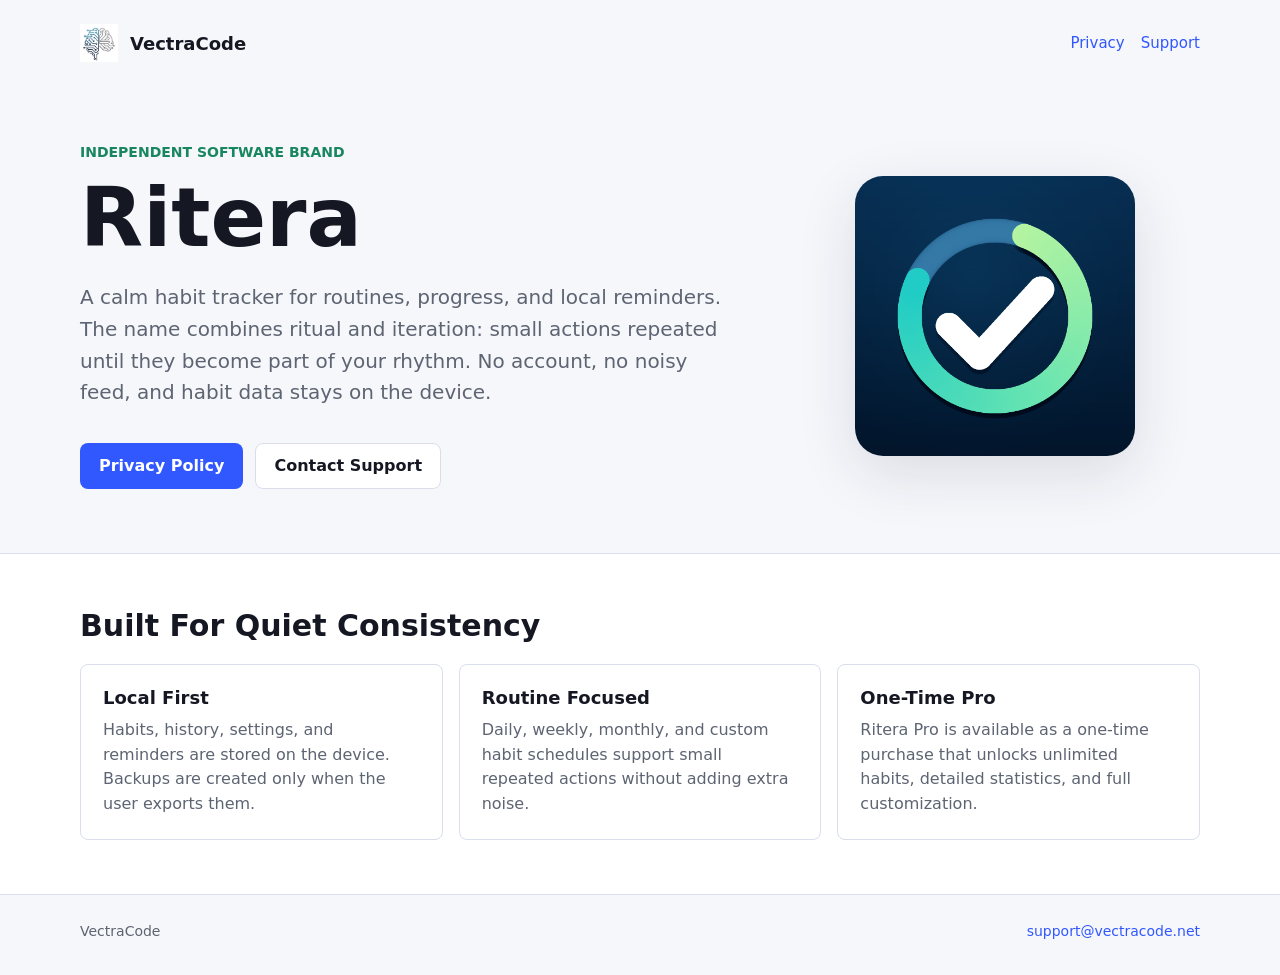
<file: index.html>
<!doctype html>
<html lang="en">
  <head>
    <meta charset="utf-8" />
    <meta name="viewport" content="width=device-width, initial-scale=1" />
    <title>VectraCode</title>
    <meta
      name="description"
      content="VectraCode is the software brand behind Ritera, a calm habit tracker built around ritual, iteration, and steady progress."
    />
    <link rel="icon" href="assets/vectracode-brand-mark.png" />
    <link rel="stylesheet" href="styles.css" />
  </head>
  <body>
    <div class="page">
      <header class="site-header">
        <a class="brand-link" href="index.html" aria-label="VectraCode home">
          <img
            class="brand-mark"
            src="assets/vectracode-brand-mark.png"
            alt=""
            width="36"
            height="36"
          />
          <span>VectraCode</span>
        </a>
        <nav class="nav" aria-label="Main navigation">
          <a href="ritera/privacy/">Privacy</a>
          <a href="mailto:support@vectracode.net">Support</a>
        </nav>
      </header>

      <main>
        <section class="hero" aria-labelledby="hero-title">
          <div>
            <p class="eyebrow">Independent software brand</p>
            <h1 id="hero-title">Ritera</h1>
            <p class="hero-copy">
              A calm habit tracker for routines, progress, and local reminders.
              The name combines ritual and iteration: small actions repeated
              until they become part of your rhythm. No account, no noisy feed,
              and habit data stays on the device.
            </p>
            <div class="actions">
              <a class="button" href="ritera/privacy/">Privacy Policy</a>
              <a class="button secondary" href="mailto:support@vectracode.net"
                >Contact Support</a
              >
            </div>
          </div>
          <div class="product-visual" aria-hidden="true">
            <img
              class="app-icon"
              src="assets/ritera-icon.png"
              alt=""
              width="512"
              height="512"
            />
          </div>
        </section>

        <section class="band">
          <div class="section" aria-labelledby="about-title">
            <h2 id="about-title">Built For Quiet Consistency</h2>
            <div class="feature-grid">
              <article class="feature">
                <h3>Local First</h3>
                <p>
                  Habits, history, settings, and reminders are stored on the
                  device. Backups are created only when the user exports them.
                </p>
              </article>
              <article class="feature">
                <h3>Routine Focused</h3>
                <p>
                  Daily, weekly, monthly, and custom habit schedules support
                  small repeated actions without adding extra noise.
                </p>
              </article>
              <article class="feature">
                <h3>One-Time Pro</h3>
                <p>
                  Ritera Pro is available as a one-time purchase that unlocks
                  unlimited habits, detailed statistics, and full customization.
                </p>
              </article>
            </div>
          </div>
        </section>
      </main>

      <footer class="site-footer">
        <span>VectraCode</span>
        <span><a href="mailto:support@vectracode.net">support@vectracode.net</a></span>
      </footer>
    </div>
  </body>
</html>
</file>
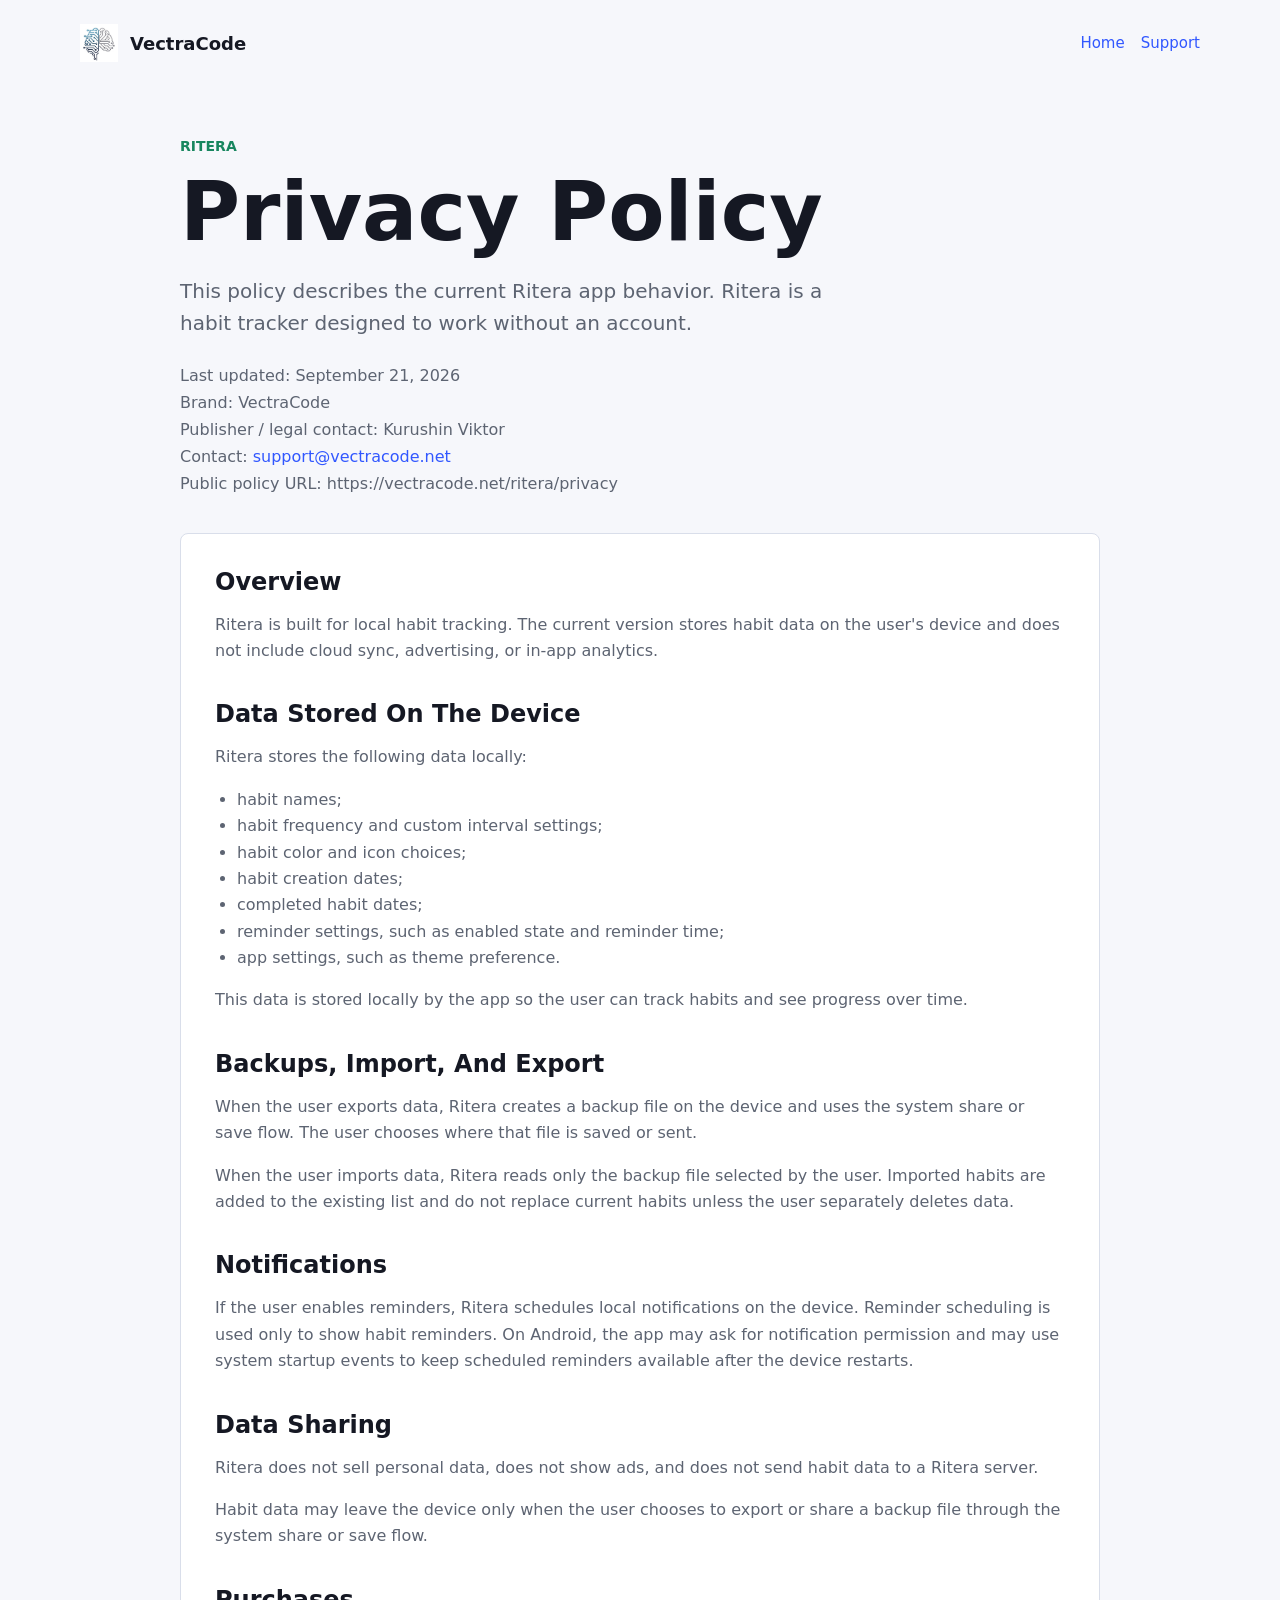
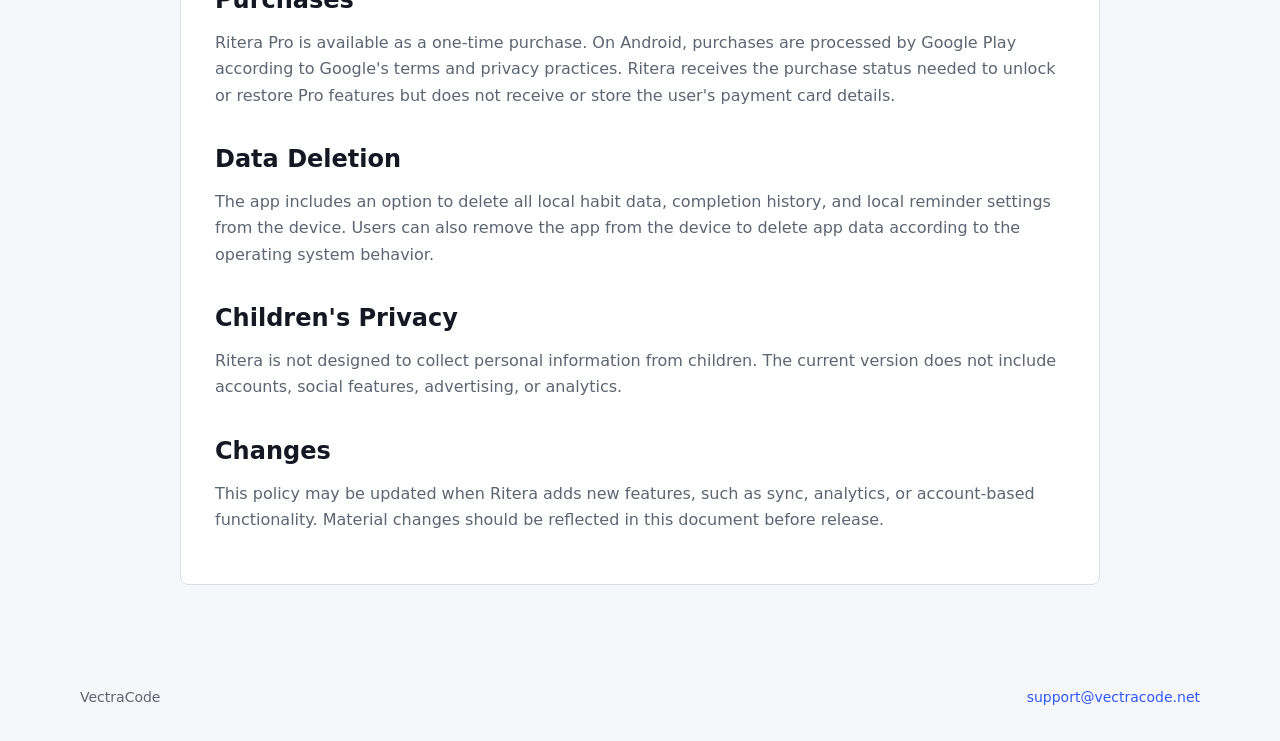
<file: ritera/privacy/index.html>
<!doctype html>
<html lang="en">
  <head>
    <meta charset="utf-8" />
    <meta name="viewport" content="width=device-width, initial-scale=1" />
    <title>Ritera Privacy Policy</title>
    <meta
      name="description"
      content="Privacy policy for Ritera, a local-first habit tracker by VectraCode."
    />
    <link rel="icon" href="../../assets/vectracode-brand-mark.png" />
    <link rel="stylesheet" href="../../styles.css" />
  </head>
  <body>
    <div class="page">
      <header class="site-header">
        <a class="brand-link" href="../../index.html" aria-label="VectraCode home">
          <img
            class="brand-mark"
            src="../../assets/vectracode-brand-mark.png"
            alt=""
            width="36"
            height="36"
          />
          <span>VectraCode</span>
        </a>
        <nav class="nav" aria-label="Main navigation">
          <a href="../../index.html">Home</a>
          <a href="mailto:support@vectracode.net">Support</a>
        </nav>
      </header>

      <main class="content">
        <p class="eyebrow">Ritera</p>
        <h1>Privacy Policy</h1>
        <p class="content-lead">
          This policy describes the current Ritera app behavior. Ritera is a
          habit tracker designed to work without an account.
        </p>

        <div class="metadata" aria-label="Policy metadata">
          <span>Last updated: September 21, 2026</span>
          <span>Brand: VectraCode</span>
          <span
            >Publisher / legal contact:
            Kurushin Viktor</span
          >
          <span
            >Contact:
            <a href="mailto:support@vectracode.net">support@vectracode.net</a></span
          >
          <span>Public policy URL: https://vectracode.net/ritera/privacy</span>
        </div>

        <article class="policy">
          <h2>Overview</h2>
          <p>
            Ritera is built for local habit tracking. The current version
            stores habit data on the user's device and does not include cloud
            sync, advertising, or in-app analytics.
          </p>

          <h2>Data Stored On The Device</h2>
          <p>Ritera stores the following data locally:</p>
          <ul>
            <li>habit names;</li>
            <li>habit frequency and custom interval settings;</li>
            <li>habit color and icon choices;</li>
            <li>habit creation dates;</li>
            <li>completed habit dates;</li>
            <li>reminder settings, such as enabled state and reminder time;</li>
            <li>app settings, such as theme preference.</li>
          </ul>
          <p>
            This data is stored locally by the app so the user can track habits
            and see progress over time.
          </p>

          <h2>Backups, Import, And Export</h2>
          <p>
            When the user exports data, Ritera creates a backup file on the
            device and uses the system share or save flow. The user chooses
            where that file is saved or sent.
          </p>
          <p>
            When the user imports data, Ritera reads only the backup file
            selected by the user. Imported habits are added to the existing list
            and do not replace current habits unless the user separately deletes
            data.
          </p>

          <h2>Notifications</h2>
          <p>
            If the user enables reminders, Ritera schedules local
            notifications on the device. Reminder scheduling is used only to
            show habit reminders. On Android, the app may ask for notification
            permission and may use system startup events to keep scheduled
            reminders available after the device restarts.
          </p>

          <h2>Data Sharing</h2>
          <p>
            Ritera does not sell personal data, does not show ads, and does
            not send habit data to a Ritera server.
          </p>
          <p>
            Habit data may leave the device only when the user chooses to export
            or share a backup file through the system share or save flow.
          </p>

          <h2>Purchases</h2>
          <p>
            Ritera Pro is available as a one-time purchase. On Android,
            purchases are processed by Google Play according to Google's terms
            and privacy practices. Ritera receives the purchase status needed
            to unlock or restore Pro features but does not receive or store the
            user's payment card details.
          </p>

          <h2>Data Deletion</h2>
          <p>
            The app includes an option to delete all local habit data,
            completion history, and local reminder settings from the device.
            Users can also remove the app from the device to delete app data
            according to the operating system behavior.
          </p>

          <h2>Children's Privacy</h2>
          <p>
            Ritera is not designed to collect personal information from
            children. The current version does not include accounts, social
            features, advertising, or analytics.
          </p>

          <h2>Changes</h2>
          <p>
            This policy may be updated when Ritera adds new features, such as
            sync, analytics, or account-based functionality. Material changes
            should be reflected in this document before release.
          </p>
        </article>
      </main>

      <footer class="site-footer">
        <span>VectraCode</span>
        <span><a href="mailto:support@vectracode.net">support@vectracode.net</a></span>
      </footer>
    </div>
  </body>
</html>
</file>
<file: styles.css>
:root {
  color-scheme: light;
  --bg: #f6f7fb;
  --surface: #ffffff;
  --text: #151823;
  --muted: #5d6472;
  --line: #d9deea;
  --primary: #3157ff;
  --primary-dark: #213bb0;
  --green: #18865f;
  --red: #d24a5d;
  --shadow: 0 18px 60px rgba(24, 31, 52, 0.12);
}

* {
  box-sizing: border-box;
}

html {
  background: var(--bg);
  font-family:
    Inter, ui-sans-serif, system-ui, -apple-system, BlinkMacSystemFont, "Segoe UI",
    sans-serif;
  color: var(--text);
}

body {
  margin: 0;
  min-width: 320px;
}

a {
  color: var(--primary);
  text-decoration: none;
}

a:hover {
  color: var(--primary-dark);
  text-decoration: underline;
}

.page {
  min-height: 100vh;
}

.site-header {
  width: min(1120px, calc(100% - 40px));
  margin: 0 auto;
  padding: 24px 0;
  display: flex;
  align-items: center;
  justify-content: space-between;
  gap: 20px;
}

.brand-link {
  display: inline-flex;
  align-items: center;
  gap: 12px;
  color: var(--text);
  font-weight: 760;
  font-size: 18px;
}

.brand-link:hover {
  text-decoration: none;
}

.brand-mark {
  width: 38px;
  height: 38px;
  object-fit: contain;
}

.nav {
  display: flex;
  align-items: center;
  gap: 16px;
  color: var(--muted);
  font-size: 15px;
}

.hero {
  width: min(1120px, calc(100% - 40px));
  margin: 0 auto;
  padding: 58px 0 64px;
  display: grid;
  grid-template-columns: minmax(0, 1.1fr) minmax(260px, 0.7fr);
  gap: 64px;
  align-items: center;
}

.eyebrow {
  margin: 0 0 18px;
  color: var(--green);
  font-size: 14px;
  font-weight: 760;
  text-transform: uppercase;
}

.hero h1,
.content h1 {
  margin: 0;
  max-width: 760px;
  font-size: clamp(44px, 7vw, 82px);
  line-height: 0.98;
  font-weight: 820;
  letter-spacing: 0;
}

.hero-copy,
.content-lead {
  margin: 24px 0 0;
  max-width: 650px;
  color: var(--muted);
  font-size: 20px;
  line-height: 1.58;
}

.actions {
  margin-top: 34px;
  display: flex;
  flex-wrap: wrap;
  gap: 12px;
}

.button {
  min-height: 46px;
  padding: 12px 18px;
  display: inline-flex;
  align-items: center;
  justify-content: center;
  border-radius: 8px;
  border: 1px solid transparent;
  background: var(--primary);
  color: #ffffff;
  font-weight: 720;
}

.button:hover {
  background: var(--primary-dark);
  color: #ffffff;
  text-decoration: none;
}

.button.secondary {
  border-color: var(--line);
  background: var(--surface);
  color: var(--text);
}

.button.secondary:hover {
  border-color: #b7bfd1;
  background: #fdfdfd;
  color: var(--text);
}

.product-visual {
  min-height: 320px;
  display: grid;
  place-items: center;
}

.app-icon {
  width: min(280px, 68vw);
  height: auto;
  border-radius: 28px;
  box-shadow: var(--shadow);
}

.band {
  background: var(--surface);
  border-top: 1px solid var(--line);
  border-bottom: 1px solid var(--line);
}

.section {
  width: min(1120px, calc(100% - 40px));
  margin: 0 auto;
  padding: 54px 0;
}

.section h2 {
  margin: 0 0 20px;
  font-size: 30px;
  line-height: 1.2;
  letter-spacing: 0;
}

.feature-grid {
  display: grid;
  grid-template-columns: repeat(3, minmax(0, 1fr));
  gap: 16px;
}

.feature {
  min-height: 150px;
  padding: 22px;
  border: 1px solid var(--line);
  border-radius: 8px;
  background: var(--surface);
}

.feature h3 {
  margin: 0 0 10px;
  font-size: 18px;
}

.feature p {
  margin: 0;
  color: var(--muted);
  line-height: 1.55;
}

.content {
  width: min(920px, calc(100% - 40px));
  margin: 0 auto;
  padding: 52px 0 76px;
}

.policy {
  margin-top: 40px;
  padding: 34px;
  border: 1px solid var(--line);
  border-radius: 8px;
  background: var(--surface);
}

.policy h2 {
  margin: 36px 0 12px;
  font-size: 24px;
}

.policy h2:first-child {
  margin-top: 0;
}

.policy p,
.policy li {
  color: var(--muted);
  font-size: 16px;
  line-height: 1.65;
}

.policy ul {
  padding-left: 22px;
}

.metadata {
  margin-top: 26px;
  display: grid;
  gap: 8px;
  color: var(--muted);
}

.placeholder {
  color: var(--red);
  font-weight: 720;
}

.site-footer {
  width: min(1120px, calc(100% - 40px));
  margin: 0 auto;
  padding: 28px 0 36px;
  color: var(--muted);
  font-size: 14px;
  display: flex;
  justify-content: space-between;
  gap: 16px;
}

@media (max-width: 820px) {
  .site-header {
    align-items: flex-start;
    flex-direction: column;
  }

  .hero {
    padding-top: 30px;
    grid-template-columns: 1fr;
    gap: 34px;
  }

  .product-visual {
    min-height: auto;
    place-items: start;
  }

  .feature-grid {
    grid-template-columns: 1fr;
  }

  .policy {
    padding: 24px;
  }

  .site-footer {
    flex-direction: column;
  }
}
</file>
